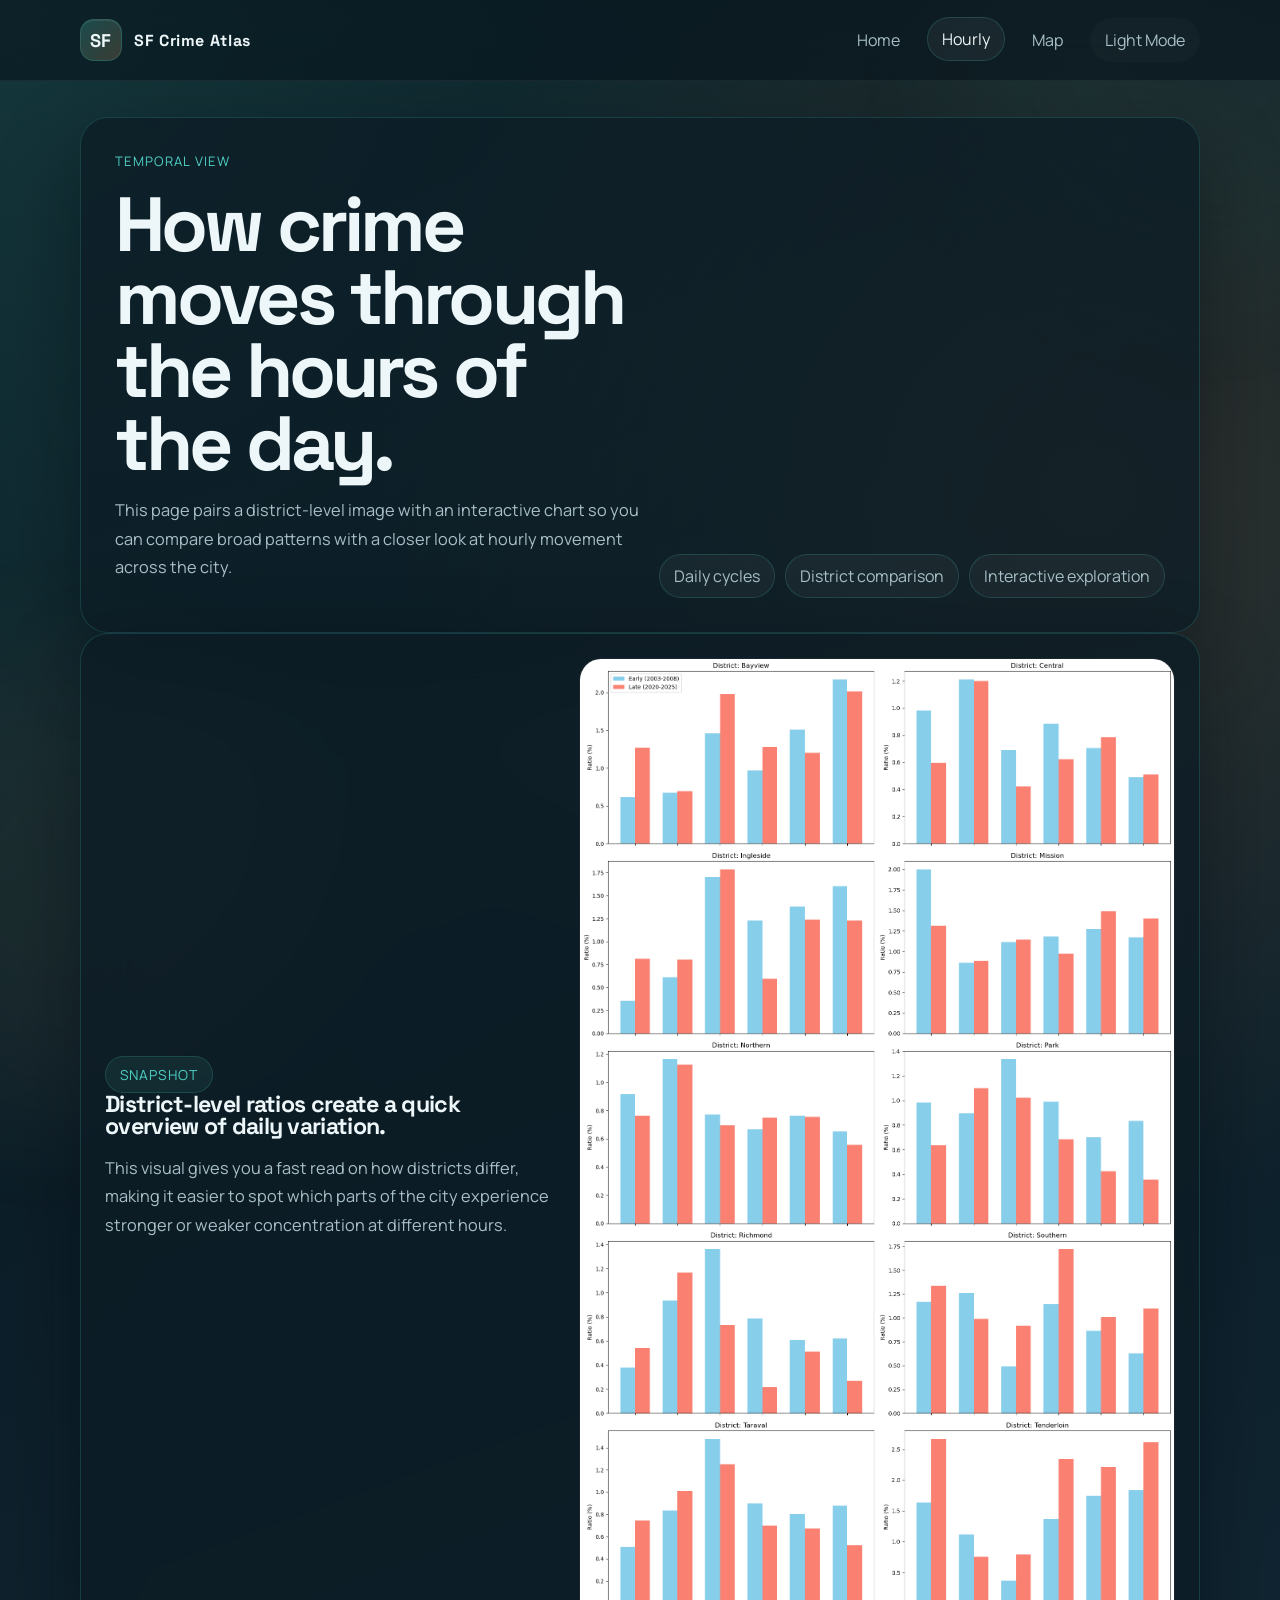
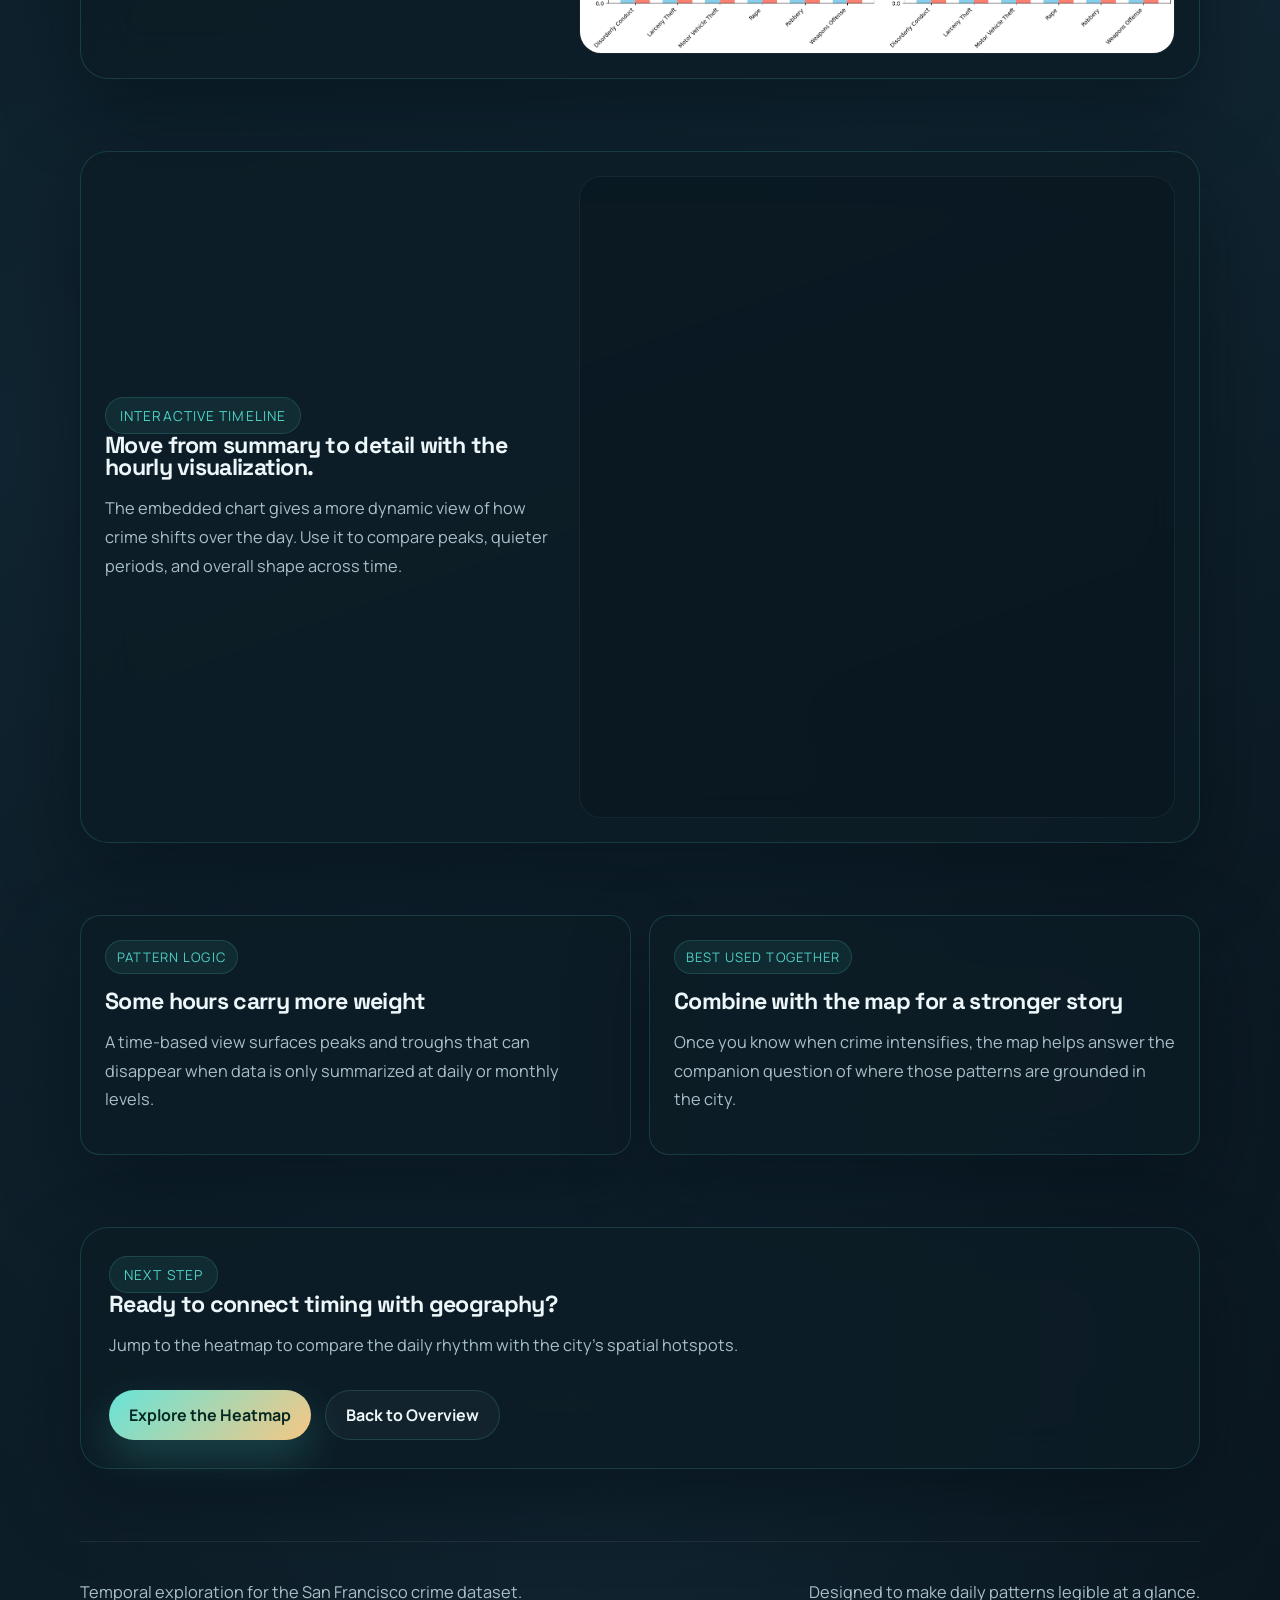
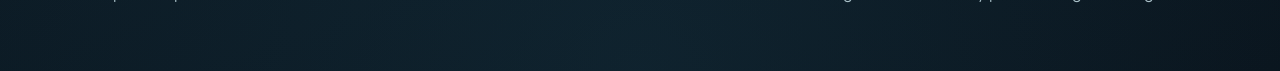
<file: hourly.html>
<!DOCTYPE html>
<html lang="en">
<head>
    <meta charset="UTF-8">
    <meta name="viewport" content="width=device-width, initial-scale=1.0">
    <title>Hourly Crime Patterns</title>
    <link rel="preconnect" href="https://fonts.googleapis.com">
    <link rel="preconnect" href="https://fonts.gstatic.com" crossorigin>
    <link href="https://fonts.googleapis.com/css2?family=Manrope:wght@400;500;700;800&family=Space+Grotesk:wght@500;700&display=swap" rel="stylesheet">
    <link rel="stylesheet" href="styles.css">
</head>
<body>
    <div class="site-shell">
        <header class="topbar">
            <nav class="nav" aria-label="Primary">
                <a class="brand" href="index.html">
                    <span class="brand-mark">SF</span>
                    <span>SF Crime Atlas</span>
                </a>
                <div class="nav-links">
                    <a href="index.html">Home</a>
                    <a href="hourly.html" class="active">Hourly</a>
                    <a href="map.html">Map</a>
                    <button class="theme-toggle" type="button" data-theme-toggle aria-pressed="false">Light Mode</button>
                </div>
            </nav>
        </header>

        <main>
            <section class="page-hero" data-reveal>
                <div>
                    <div class="hero-kicker">Temporal View</div>
                    <h1>How crime moves through the hours of the day.</h1>
                    <p>
                        This page pairs a district-level image with an interactive chart so you can compare broad
                        patterns with a closer look at hourly movement across the city.
                    </p>
                </div>
                <div class="page-pillars">
                    <span>Daily cycles</span>
                    <span>District comparison</span>
                    <span>Interactive exploration</span>
                </div>
            </section>

            <section class="section">
                <div class="embed-card" data-reveal>
                    <div class="embed-copy">
                        <span class="eyebrow">Snapshot</span>
                        <h3>District-level ratios create a quick overview of daily variation.</h3>
                        <p>
                            This visual gives you a fast read on how districts differ, making it easier to spot which
                            parts of the city experience stronger or weaker concentration at different hours.
                        </p>
                    </div>
                    <div class="embed-frame">
                        <img class="frame-image" src="Plots/images/crime_ratio_per_district.png" alt="Crime ratio per district">
                    </div>
                </div>
            </section>

            <section class="section">
                <div class="preview-card" data-reveal>
                    <div class="preview-copy">
                        <span class="eyebrow">Interactive Timeline</span>
                        <h3>Move from summary to detail with the hourly visualization.</h3>
                        <p>
                            The embedded chart gives a more dynamic view of how crime shifts over the day. Use it to
                            compare peaks, quieter periods, and overall shape across time.
                        </p>
                    </div>
                    <div class="preview-frame">
                        <iframe src="Plots/visualizations/crime_hourly_interactive.html" title="Interactive hourly crime chart" height="640"></iframe>
                    </div>
                </div>
            </section>

            <section class="section">
                <div class="insight-grid">
                    <div class="insight-card" data-reveal>
                        <span class="meta">Pattern Logic</span>
                        <h3>Some hours carry more weight</h3>
                        <p>
                            A time-based view surfaces peaks and troughs that can disappear when data is only summarized
                            at daily or monthly levels.
                        </p>
                    </div>
                    <div class="insight-card" data-reveal>
                        <span class="meta">Best Used Together</span>
                        <h3>Combine with the map for a stronger story</h3>
                        <p>
                            Once you know when crime intensifies, the map helps answer the companion question of where
                            those patterns are grounded in the city.
                        </p>
                    </div>
                </div>
            </section>

            <section class="section">
                <div class="callout" data-reveal>
                    <span class="eyebrow">Next Step</span>
                    <h3>Ready to connect timing with geography?</h3>
                    <p>
                        Jump to the heatmap to compare the daily rhythm with the city’s spatial hotspots.
                    </p>
                    <div class="hero-actions">
                        <a class="button" href="map.html">Explore the Heatmap</a>
                        <a class="button-secondary" href="index.html">Back to Overview</a>
                    </div>
                </div>
            </section>
        </main>

        <footer class="footer">
            <div class="footer-inner">
                <p>Temporal exploration for the San Francisco crime dataset.</p>
                <p>Designed to make daily patterns legible at a glance.</p>
            </div>
        </footer>
    </div>

    <script src="script.js"></script>
</body>
</html>
</file>
<file: styles.css>
:root {
    --bg: #07141c;
    --bg-secondary: #102531;
    --surface: rgba(12, 28, 38, 0.76);
    --surface-strong: rgba(16, 37, 49, 0.92);
    --surface-soft: rgba(240, 248, 255, 0.05);
    --text: #edf6f8;
    --muted: #a9c0c8;
    --accent: #4fd1c5;
    --accent-strong: #1ea99c;
    --accent-warm: #f1b56b;
    --border: rgba(79, 209, 197, 0.18);
    --shadow: 0 30px 80px rgba(2, 10, 16, 0.42);
    --radius-xl: 28px;
    --radius-lg: 20px;
    --radius-md: 14px;
    --content-width: min(1120px, calc(100vw - 32px));
}

body.light-mode {
    --bg: #f4f7f8;
    --bg-secondary: #e7eef1;
    --surface: rgba(255, 255, 255, 0.82);
    --surface-strong: rgba(255, 255, 255, 0.96);
    --surface-soft: rgba(30, 169, 156, 0.05);
    --text: #17303b;
    --muted: #58707a;
    --accent: #0f8f86;
    --accent-strong: #0a7169;
    --accent-warm: #d08f45;
    --border: rgba(15, 143, 134, 0.14);
    --shadow: 0 24px 60px rgba(28, 47, 56, 0.12);
}

* {
    box-sizing: border-box;
}

html {
    scroll-behavior: smooth;
}

body {
    margin: 0;
    font-family: "Manrope", sans-serif;
    color: var(--text);
    background:
        radial-gradient(circle at top left, rgba(79, 209, 197, 0.18), transparent 34%),
        radial-gradient(circle at 85% 15%, rgba(241, 181, 107, 0.16), transparent 24%),
        radial-gradient(circle at 50% 100%, rgba(52, 130, 160, 0.14), transparent 30%),
        linear-gradient(160deg, var(--bg) 0%, var(--bg-secondary) 55%, #081018 100%);
    min-height: 100vh;
    position: relative;
    overflow-x: hidden;
    transition: background 0.35s ease, color 0.35s ease;
}

body::before,
body::after {
    content: "";
    position: fixed;
    inset: auto;
    width: 30rem;
    height: 30rem;
    border-radius: 50%;
    filter: blur(70px);
    opacity: 0.3;
    pointer-events: none;
    z-index: 0;
}

body::before {
    top: -12rem;
    right: -10rem;
    background: rgba(79, 209, 197, 0.22);
}

body::after {
    bottom: -14rem;
    left: -10rem;
    background: rgba(241, 181, 107, 0.18);
}

a {
    color: inherit;
}

img,
iframe {
    display: block;
    max-width: 100%;
}

.site-shell {
    position: relative;
    z-index: 1;
}

.topbar {
    position: sticky;
    top: 0;
    z-index: 10;
    backdrop-filter: blur(22px);
    background: rgba(7, 20, 28, 0.58);
    border-bottom: 1px solid rgba(255, 255, 255, 0.06);
}

body.light-mode .topbar {
    background: rgba(244, 247, 248, 0.84);
    border-bottom-color: rgba(23, 48, 59, 0.08);
}

.nav {
    width: var(--content-width);
    margin: 0 auto;
    display: flex;
    align-items: center;
    justify-content: space-between;
    gap: 16px;
    padding: 18px 0;
}

.brand {
    display: inline-flex;
    align-items: center;
    gap: 12px;
    text-decoration: none;
    font-family: "Space Grotesk", sans-serif;
    font-weight: 700;
    letter-spacing: 0.04em;
}

.brand-mark {
    width: 42px;
    height: 42px;
    display: grid;
    place-items: center;
    border-radius: 14px;
    background: linear-gradient(135deg, rgba(79, 209, 197, 0.24), rgba(241, 181, 107, 0.2));
    border: 1px solid var(--border);
    box-shadow: inset 0 1px 0 rgba(255, 255, 255, 0.08);
    font-size: 1.15rem;
}

.nav-links {
    display: flex;
    align-items: center;
    gap: 12px;
    flex-wrap: wrap;
}

.nav-links a,
.theme-toggle {
    text-decoration: none;
    color: var(--muted);
    padding: 10px 14px;
    border-radius: 999px;
    border: 1px solid transparent;
    transition: transform 0.25s ease, color 0.25s ease, background 0.25s ease, border-color 0.25s ease;
}

.nav-links a:hover,
.theme-toggle:hover,
.nav-links a.active {
    color: var(--text);
    transform: translateY(-1px);
    background: var(--surface-soft);
    border-color: var(--border);
}

.theme-toggle {
    font: inherit;
    cursor: pointer;
    background: rgba(255, 255, 255, 0.02);
}

.hero,
.page-hero,
.section,
.footer {
    width: var(--content-width);
    margin: 0 auto;
}

.hero {
    min-height: calc(100vh - 88px);
    display: grid;
    grid-template-columns: 1.15fr 0.85fr;
    gap: 28px;
    align-items: center;
    padding: 56px 0 72px;
    position: relative;
}

.hero-copy,
.hero-panel,
.section-card,
.feature-card,
.embed-card,
.stat-card,
.insight-card,
.preview-card,
.callout {
    background: var(--surface);
    border: 1px solid var(--border);
    box-shadow: var(--shadow);
    backdrop-filter: blur(24px);
}

.hero-copy,
.page-hero,
.embed-card,
.preview-card {
    border-radius: var(--radius-xl);
}

.hero-copy {
    padding: 40px;
}

.eyebrow {
    display: inline-flex;
    align-items: center;
    gap: 8px;
    padding: 8px 14px;
    border-radius: 999px;
    background: rgba(79, 209, 197, 0.08);
    border: 1px solid var(--border);
    color: var(--accent);
    font-size: 0.86rem;
    letter-spacing: 0.08em;
    text-transform: uppercase;
}

h1,
h2,
h3 {
    margin: 0;
    font-family: "Space Grotesk", sans-serif;
    line-height: 0.95;
}

h1 {
    margin-top: 18px;
    font-size: clamp(3.8rem, 9vw, 6.8rem);
    letter-spacing: -0.05em;
}

.hero-copy p,
.page-hero p,
.section-intro,
.feature-card p,
.embed-copy p,
.preview-copy p,
.footer p,
.insight-card p,
.callout p {
    color: var(--muted);
    line-height: 1.75;
    font-size: 1.02rem;
}

.hero-actions {
    display: flex;
    flex-wrap: wrap;
    gap: 14px;
    margin-top: 30px;
}

.button,
.button-secondary {
    display: inline-flex;
    align-items: center;
    justify-content: center;
    gap: 10px;
    min-height: 50px;
    padding: 0 20px;
    border-radius: 999px;
    text-decoration: none;
    font-weight: 700;
    transition: transform 0.25s ease, box-shadow 0.25s ease, background 0.25s ease;
}

.button {
    color: #062823;
    background: linear-gradient(135deg, #67e3d8, #f5c784);
    box-shadow: 0 18px 40px rgba(79, 209, 197, 0.22);
}

.button-secondary {
    color: var(--text);
    background: rgba(255, 255, 255, 0.03);
    border: 1px solid var(--border);
}

.button:hover,
.button-secondary:hover {
    transform: translateY(-2px);
}

.hero-metrics {
    display: grid;
    grid-template-columns: repeat(3, minmax(0, 1fr));
    gap: 14px;
    margin-top: 28px;
}

.stat-card {
    border-radius: var(--radius-lg);
    padding: 18px;
}

.stat-value {
    font-family: "Space Grotesk", sans-serif;
    font-size: 2rem;
    font-weight: 700;
}

.stat-label {
    margin-top: 6px;
    color: var(--muted);
    font-size: 0.94rem;
}

.hero-panel {
    border-radius: 32px;
    padding: 28px;
    position: relative;
    overflow: hidden;
}

.hero-panel::before {
    content: "";
    position: absolute;
    inset: 0;
    background:
        linear-gradient(135deg, rgba(79, 209, 197, 0.14), transparent 38%),
        linear-gradient(315deg, rgba(241, 181, 107, 0.12), transparent 40%);
    pointer-events: none;
}

.viz-orbit {
    position: relative;
    min-height: 470px;
    border-radius: 28px;
    background:
        radial-gradient(circle at center, rgba(79, 209, 197, 0.09), transparent 42%),
        linear-gradient(160deg, rgba(255, 255, 255, 0.04), rgba(255, 255, 255, 0.01));
    border: 1px solid rgba(255, 255, 255, 0.06);
    overflow: hidden;
}

.grid-lines,
.pulse-ring,
.data-node {
    position: absolute;
}

.grid-lines {
    inset: 0;
    background-image:
        linear-gradient(rgba(255, 255, 255, 0.05) 1px, transparent 1px),
        linear-gradient(90deg, rgba(255, 255, 255, 0.05) 1px, transparent 1px);
    background-size: 48px 48px;
    mask-image: radial-gradient(circle at center, black 42%, transparent 84%);
}

.pulse-ring {
    inset: 50%;
    width: 280px;
    height: 280px;
    transform: translate(-50%, -50%);
    border-radius: 50%;
    border: 1px solid rgba(79, 209, 197, 0.18);
    animation: pulse 6s ease-in-out infinite;
}

.pulse-ring:nth-child(2) {
    width: 420px;
    height: 420px;
    animation-delay: -2s;
}

.pulse-ring:nth-child(3) {
    width: 560px;
    height: 560px;
    animation-delay: -4s;
}

.data-node {
    width: 16px;
    height: 16px;
    border-radius: 50%;
    background: linear-gradient(135deg, var(--accent), var(--accent-warm));
    box-shadow: 0 0 0 8px rgba(79, 209, 197, 0.1), 0 0 20px rgba(79, 209, 197, 0.42);
    animation: drift 8s ease-in-out infinite;
}

.data-node:nth-child(4) {
    top: 22%;
    left: 25%;
}

.data-node:nth-child(5) {
    top: 58%;
    left: 66%;
    animation-delay: -2s;
}

.data-node:nth-child(6) {
    top: 38%;
    left: 72%;
    animation-delay: -4s;
}

.data-node:nth-child(7) {
    top: 72%;
    left: 34%;
    animation-delay: -1s;
}

.overlay-card {
    position: absolute;
    padding: 16px 18px;
    border-radius: 18px;
    background: rgba(7, 20, 28, 0.78);
    border: 1px solid rgba(79, 209, 197, 0.14);
    backdrop-filter: blur(16px);
    max-width: 220px;
}

body.light-mode .overlay-card {
    background: rgba(255, 255, 255, 0.88);
}

.overlay-card strong {
    display: block;
    font-family: "Space Grotesk", sans-serif;
    font-size: 1.1rem;
    margin-bottom: 6px;
}

.overlay-card span {
    color: var(--muted);
    line-height: 1.5;
    font-size: 0.92rem;
}

.overlay-card.top {
    top: 26px;
    right: 24px;
}

.overlay-card.bottom {
    left: 24px;
    bottom: 26px;
}

.section {
    padding: 0 0 72px;
}

.section-head {
    display: flex;
    align-items: end;
    justify-content: space-between;
    gap: 16px;
    margin-bottom: 26px;
}

.section-head h2 {
    font-size: clamp(2rem, 5vw, 3.2rem);
    letter-spacing: -0.04em;
}

.section-card {
    border-radius: var(--radius-xl);
    padding: 28px;
}

.feature-grid,
.insight-grid {
    display: grid;
    gap: 18px;
    grid-template-columns: repeat(2, minmax(0, 1fr));
}

.feature-card,
.insight-card {
    border-radius: var(--radius-lg);
    padding: 24px;
}

.feature-card {
    display: block;
    text-decoration: none;
}

.feature-card:hover,
.insight-card:hover,
.callout:hover,
.embed-card:hover,
.preview-card:hover,
.section-card:hover {
    transform: translateY(-4px);
    transition: transform 0.3s ease, border-color 0.3s ease, box-shadow 0.3s ease;
    border-color: rgba(255, 199, 219, 0.32);
}

.feature-card h3,
.insight-card h3,
.embed-copy h3,
.preview-copy h3,
.callout h3 {
    font-size: 1.45rem;
    letter-spacing: -0.03em;
}

.feature-card .meta,
.insight-card .meta {
    display: inline-flex;
    margin-bottom: 16px;
    padding: 7px 11px;
    border-radius: 999px;
    color: var(--accent);
    background: rgba(79, 209, 197, 0.08);
    border: 1px solid var(--border);
    font-size: 0.82rem;
    text-transform: uppercase;
    letter-spacing: 0.08em;
}

.embed-card,
.preview-card {
    display: grid;
    grid-template-columns: 0.86fr 1.14fr;
    gap: 24px;
    padding: 24px;
    align-items: center;
}

.embed-frame,
.preview-frame {
    border-radius: 22px;
    overflow: hidden;
    border: 1px solid rgba(255, 255, 255, 0.06);
    background: rgba(3, 11, 15, 0.2);
    min-height: 420px;
}

.embed-frame iframe,
.preview-frame iframe,
.frame-image {
    width: 100%;
    border: 0;
}

.embed-frame iframe,
.preview-frame iframe {
    min-height: 420px;
}

.frame-image {
    object-fit: cover;
    height: 100%;
}

.page-hero {
    margin-top: 36px;
    padding: 34px;
    display: grid;
    grid-template-columns: 1fr auto;
    gap: 20px;
    align-items: end;
    background: var(--surface);
    border: 1px solid var(--border);
    box-shadow: var(--shadow);
}

.page-hero h1 {
    font-size: clamp(2.8rem, 7vw, 4.8rem);
}

.hero-kicker {
    color: var(--accent);
    text-transform: uppercase;
    letter-spacing: 0.1em;
    font-size: 0.82rem;
    margin-bottom: 12px;
}

.page-pillars {
    display: flex;
    gap: 10px;
    flex-wrap: wrap;
    justify-content: flex-end;
}

.page-pillars span {
    padding: 10px 14px;
    border-radius: 999px;
    background: rgba(255, 255, 255, 0.04);
    border: 1px solid var(--border);
    color: var(--muted);
}

.callout {
    border-radius: var(--radius-xl);
    padding: 28px;
}

.footer {
    padding: 0 0 48px;
}

.footer-inner {
    border-top: 1px solid rgba(255, 255, 255, 0.08);
    padding-top: 20px;
    display: flex;
    justify-content: space-between;
    gap: 12px;
    flex-wrap: wrap;
    color: var(--muted);
}

.hero::after {
    content: "";
    position: absolute;
    right: 4%;
    top: 18%;
    font-size: clamp(5rem, 10vw, 8rem);
    color: rgba(151, 211, 228, 0.08);
    text-shadow: 0 0 40px rgba(79, 209, 197, 0.18);
    pointer-events: none;
}

[data-reveal] {
    opacity: 0;
    transform: translateY(26px);
    transition: opacity 0.8s ease, transform 0.8s ease;
}

[data-reveal].is-visible {
    opacity: 1;
    transform: translateY(0);
}

@keyframes pulse {
    0%, 100% {
        transform: translate(-50%, -50%) scale(0.94);
        opacity: 0.45;
    }

    50% {
        transform: translate(-50%, -50%) scale(1.06);
        opacity: 0.15;
    }
}

@keyframes drift {
    0%, 100% {
        transform: translate3d(0, 0, 0) scale(1);
    }

    50% {
        transform: translate3d(8px, -12px, 0) scale(1.12);
    }
}

@media (max-width: 960px) {
    .hero,
    .embed-card,
    .preview-card,
    .page-hero {
        grid-template-columns: 1fr;
    }

    .hero {
        min-height: auto;
        padding-top: 38px;
    }

    .hero-metrics,
    .feature-grid,
    .insight-grid {
        grid-template-columns: 1fr;
    }

    .page-pillars {
        justify-content: flex-start;
    }
}

@media (max-width: 680px) {
    .nav {
        align-items: flex-start;
        flex-direction: column;
    }

    .nav-links {
        width: 100%;
    }

    .hero-copy,
    .hero-panel,
    .page-hero,
    .section-card,
    .embed-card,
    .preview-card,
    .callout {
        padding: 22px;
    }

    .viz-orbit {
        min-height: 360px;
    }

    .overlay-card {
        position: static;
        margin: 16px;
        max-width: none;
    }

    .footer-inner {
        flex-direction: column;
    }
}
</file>
